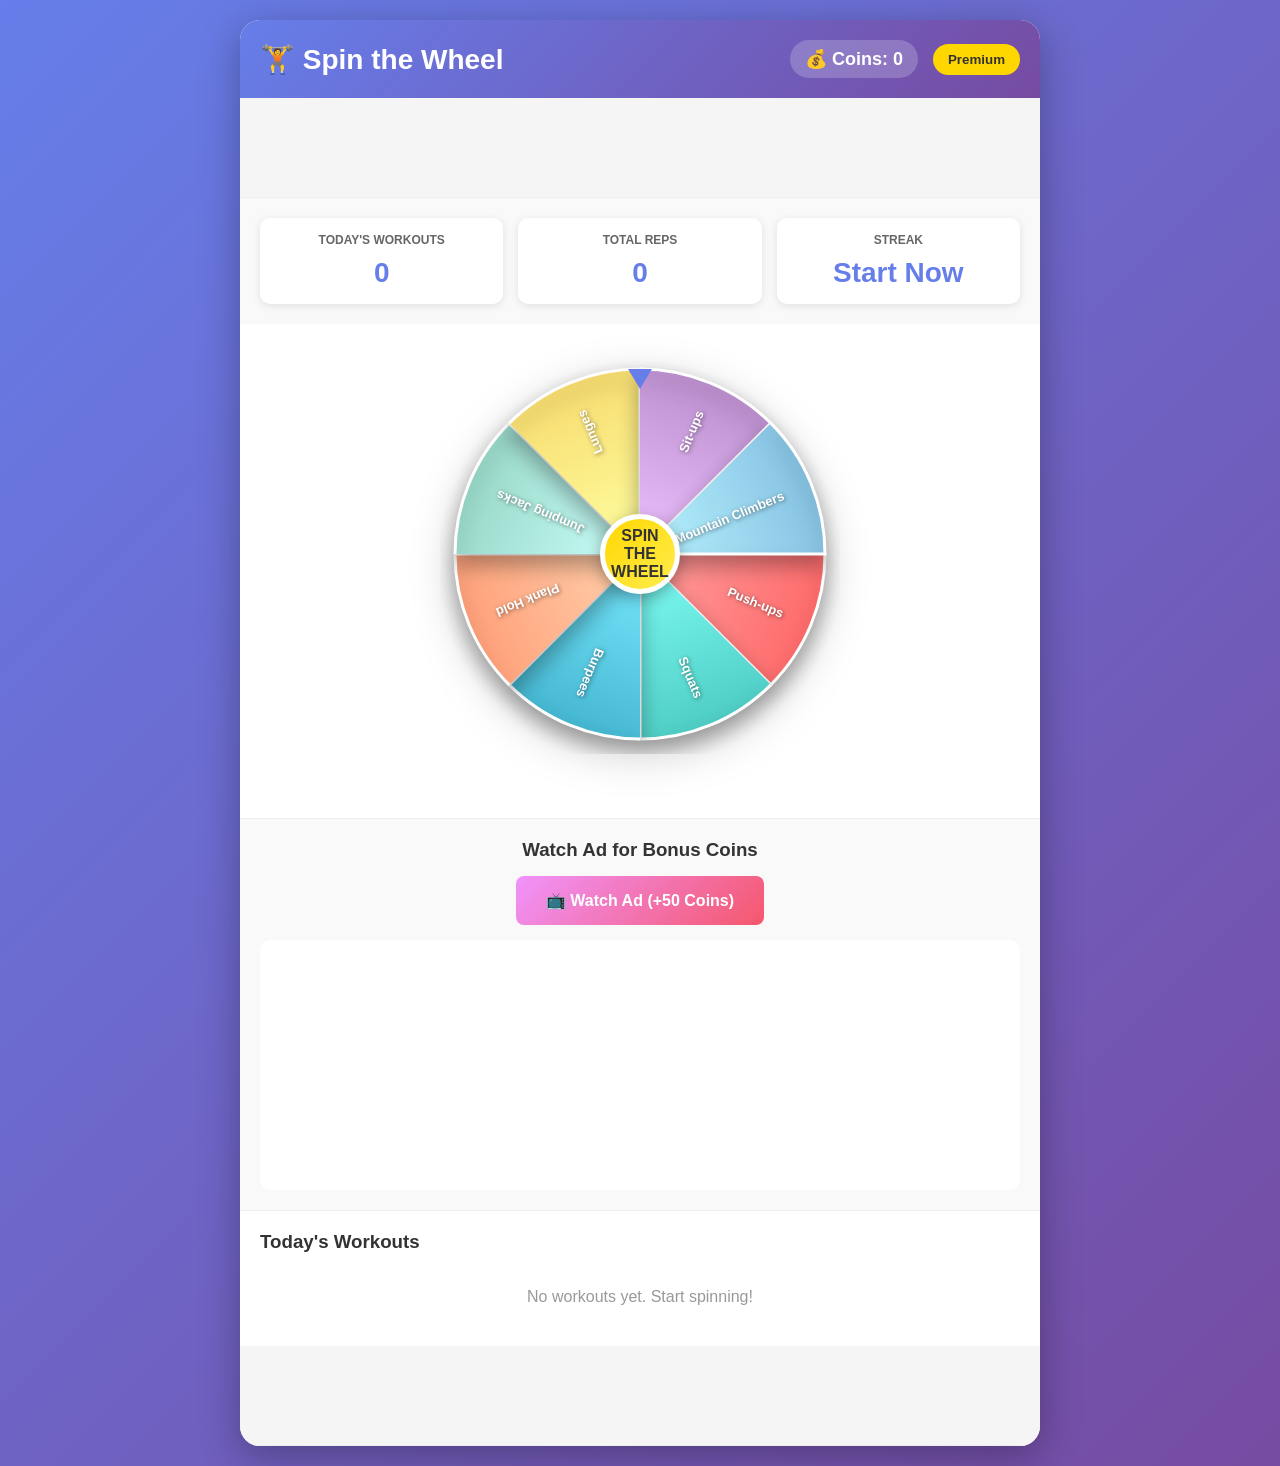
<file: index.html>
<!DOCTYPE html>
<html lang="en">
<head>
    <meta charset="UTF-8">
    <meta name="viewport" content="width=device-width, initial-scale=1.0">
    <title>Spin the Wheel - Workout Generator</title>
    <script async src="https://pagead2.googlesyndication.com/pagead/js/adsbygoogle.js?client=ca-pub-1263824111905475"
     crossorigin="anonymous"></script>
    <link rel="stylesheet" href="styles.css">
</head>
<body>
    <div class="container">
        <!-- Navigation Header -->
        <header class="header">
            <h1>🏋️ Spin the Wheel</h1>
            <div class="header-right">
                <span class="coins">💰 Coins: <span id="coinCount">0</span></span>
                <button class="btn-premium">Premium</button>
            </div>
        </header>

        <!-- Ad Space Top -->
        <div class="ad-banner">
            <ins class="adsbygoogle"
                 style="display:block"
                 data-ad-client="ca-pub-1263824111905475"
                 data-ad-slot="1234567890"
                 data-ad-format="horizontal"></ins>
        </div>

        <!-- Main Content -->
        <main>
            <!-- Stats Section -->
            <section class="stats-section">
                <div class="stat-card">
                    <h3>Today's Workouts</h3>
                    <p id="workoutCount">0</p>
                </div>
                <div class="stat-card">
                    <h3>Total Reps</h3>
                    <p id="totalReps">0</p>
                </div>
                <div class="stat-card">
                    <h3>Streak</h3>
                    <p id="streak">0</p>
                </div>
            </section>

            <!-- Wheel Container -->
            <section class="wheel-section">
                <div class="wheel-wrapper">
                    <canvas id="wheelCanvas" width="400" height="400"></canvas>
                    <button id="spinButton" class="spin-button">SPIN THE WHEEL</button>
                </div>

                <!-- Result Display -->
                <div id="resultDisplay" class="result-display hidden">
                    <div class="result-card">
                        <h2 id="resultExercise">Push-ups</h2>
                        <div class="result-details">
                            <p><strong>Sets:</strong> <span id="resultSets">3</span></p>
                            <p><strong>Reps:</strong> <span id="resultReps">15</span></p>
                            <p><strong>Duration:</strong> <span id="resultDuration">1 min</span></p>
                        </div>
                        <div class="result-buttons">
                            <button id="completeBtn" class="btn-primary">✓ Completed</button>
                            <button id="skipBtn" class="btn-secondary">Skip</button>
                        </div>
                        <p class="coins-earned" id="coinsEarned">+10 Coins!</p>
                    </div>
                </div>
            </section>

            <!-- Video Ad Section -->
            <section class="video-ad-section">
                <h3>Watch Ad for Bonus Coins</h3>
                <button id="watchAdBtn" class="btn-watch-ad">📺 Watch Ad (+50 Coins)</button>
                <div id="adContainer"></div>
            </section>

            <!-- History Section -->
            <section class="history-section">
                <h3>Today's Workouts</h3>
                <div id="workoutHistory" class="workout-list">
                    <p class="empty">No workouts yet. Start spinning!</p>
                </div>
            </section>

            <!-- Bottom Ad Space -->
            <div class="ad-banner">
                <ins class="adsbygoogle"
                     style="display:block"
                     data-ad-client="ca-pub-1263824111905475"
                     data-ad-slot="9876543210"
                     data-ad-format="horizontal"></ins>
            </div>
        </main>

        <!-- Premium Modal -->
        <div id="premiumModal" class="modal hidden">
            <div class="modal-content">
                <span class="close">&times;</span>
                <h2>Go Premium</h2>
                <div class="premium-features">
                    <div class="feature">✓ No Ads</div>
                    <div class="feature">✓ 2x Coin Multiplier</div>
                    <div class="feature">✓ Custom Workouts</div>
                    <div class="feature">✓ Unlimited Wheel Spins</div>
                </div>
                <button id="buyPremium" class="btn-primary">Buy Premium - $4.99/month</button>
                <button id="freeTrial" class="btn-secondary">Free 7-Day Trial</button>
            </div>
        </div>
    </div>

    <script src="app.js"></script>
    <script src="analytics.js"></script>
</body>
</html>
</file>
<file: styles.css>
* {
    margin: 0;
    padding: 0;
    box-sizing: border-box;
}

body {
    font-family: 'Segoe UI', Tahoma, Geneva, Verdana, sans-serif;
    background: linear-gradient(135deg, #667eea 0%, #764ba2 100%);
    min-height: 100vh;
    padding: 20px;
}

.container {
    max-width: 800px;
    margin: 0 auto;
    background: white;
    border-radius: 20px;
    box-shadow: 0 10px 40px rgba(0, 0, 0, 0.3);
    overflow: hidden;
}

/* Header */
.header {
    background: linear-gradient(135deg, #667eea 0%, #764ba2 100%);
    color: white;
    padding: 20px;
    display: flex;
    justify-content: space-between;
    align-items: center;
}

.header h1 {
    font-size: 28px;
    font-weight: bold;
}

.header-right {
    display: flex;
    gap: 15px;
    align-items: center;
}

.coins {
    font-size: 18px;
    font-weight: bold;
    background: rgba(255, 255, 255, 0.2);
    padding: 8px 15px;
    border-radius: 20px;
}

.btn-premium {
    background: #ffd700;
    color: #333;
    border: none;
    padding: 8px 15px;
    border-radius: 20px;
    font-weight: bold;
    cursor: pointer;
    transition: transform 0.3s ease;
}

.btn-premium:hover {
    transform: scale(1.05);
}

/* Ad Banners */
.ad-banner {
    background: #f5f5f5;
    padding: 10px;
    text-align: center;
    border-bottom: 1px solid #eee;
    min-height: 100px;
    display: flex;
    align-items: center;
    justify-content: center;
}

/* Stats Section */
.stats-section {
    display: grid;
    grid-template-columns: repeat(3, 1fr);
    gap: 15px;
    padding: 20px;
    background: #f9f9f9;
}

.stat-card {
    background: white;
    padding: 15px;
    border-radius: 10px;
    text-align: center;
    box-shadow: 0 2px 8px rgba(0, 0, 0, 0.1);
}

.stat-card h3 {
    font-size: 12px;
    color: #666;
    margin-bottom: 10px;
    text-transform: uppercase;
}

.stat-card p {
    font-size: 28px;
    font-weight: bold;
    color: #667eea;
}

/* Main Content */
main {
    padding: 0;
}

/* Wheel Section */
.wheel-section {
    padding: 30px 20px;
    text-align: center;
}

.wheel-wrapper {
    position: relative;
    display: inline-block;
    margin-bottom: 30px;
}

#wheelCanvas {
    max-width: 100%;
    height: auto;
    display: block;
    filter: drop-shadow(0 10px 20px rgba(0, 0, 0, 0.2));
}

.spin-button {
    position: absolute;
    top: 50%;
    left: 50%;
    transform: translate(-50%, -50%);
    width: 80px;
    height: 80px;
    border-radius: 50%;
    background: linear-gradient(135deg, #ffd700 0%, #ffed4e 100%);
    border: 5px solid white;
    font-weight: bold;
    font-size: 16px;
    cursor: pointer;
    box-shadow: 0 5px 15px rgba(0, 0, 0, 0.3);
    transition: transform 0.3s ease;
    color: #333;
}

.spin-button:hover:not(:disabled) {
    transform: translate(-50%, -50%) scale(1.1);
}

.spin-button:disabled {
    opacity: 0.6;
    cursor: not-allowed;
}

/* Result Display */
.result-display {
    margin-top: 20px;
    animation: slideUp 0.5s ease;
}

.result-display.hidden {
    display: none;
}

@keyframes slideUp {
    from {
        opacity: 0;
        transform: translateY(20px);
    }
    to {
        opacity: 1;
        transform: translateY(0);
    }
}

.result-card {
    background: linear-gradient(135deg, #667eea 0%, #764ba2 100%);
    color: white;
    padding: 30px;
    border-radius: 15px;
    box-shadow: 0 10px 30px rgba(0, 0, 0, 0.2);
}

.result-card h2 {
    font-size: 36px;
    margin-bottom: 20px;
}

.result-details {
    background: rgba(255, 255, 255, 0.1);
    padding: 20px;
    border-radius: 10px;
    margin-bottom: 20px;
}

.result-details p {
    font-size: 18px;
    margin: 10px 0;
}

.result-buttons {
    display: flex;
    gap: 10px;
    margin-bottom: 15px;
}

.result-buttons button {
    flex: 1;
}

.coins-earned {
    font-size: 20px;
    font-weight: bold;
    color: #ffd700;
    animation: bounce 0.6s ease;
}

@keyframes bounce {
    0%, 100% {
        transform: scale(1);
    }
    50% {
        transform: scale(1.2);
    }
}

/* Buttons */
.btn-primary {
    background: #667eea;
    color: white;
    border: none;
    padding: 12px 24px;
    border-radius: 8px;
    font-weight: bold;
    cursor: pointer;
    font-size: 16px;
    transition: all 0.3s ease;
}

.btn-primary:hover {
    background: #5568d3;
    transform: translateY(-2px);
    box-shadow: 0 5px 15px rgba(102, 126, 234, 0.4);
}

.btn-secondary {
    background: rgba(255, 255, 255, 0.2);
    color: white;
    border: 2px solid white;
    padding: 12px 24px;
    border-radius: 8px;
    font-weight: bold;
    cursor: pointer;
    font-size: 16px;
    transition: all 0.3s ease;
}

.btn-secondary:hover {
    background: rgba(255, 255, 255, 0.3);
    transform: translateY(-2px);
}

/* Watch Ad Section */
.video-ad-section {
    background: #f9f9f9;
    padding: 20px;
    border-top: 1px solid #eee;
    border-bottom: 1px solid #eee;
    text-align: center;
}

.video-ad-section h3 {
    margin-bottom: 15px;
    color: #333;
}

.btn-watch-ad {
    background: linear-gradient(135deg, #f093fb 0%, #f5576c 100%);
    color: white;
    border: none;
    padding: 15px 30px;
    border-radius: 8px;
    font-weight: bold;
    font-size: 16px;
    cursor: pointer;
    transition: all 0.3s ease;
}

.btn-watch-ad:hover {
    transform: translateY(-2px);
    box-shadow: 0 5px 15px rgba(245, 87, 108, 0.4);
}

#adContainer {
    margin-top: 15px;
    min-height: 250px;
    background: white;
    border-radius: 10px;
    padding: 10px;
}

/* History Section */
.history-section {
    padding: 20px;
}

.history-section h3 {
    margin-bottom: 15px;
    color: #333;
}

.workout-list {
    display: grid;
    gap: 10px;
}

.workout-item {
    background: #f5f5f5;
    padding: 15px;
    border-radius: 10px;
    display: flex;
    justify-content: space-between;
    align-items: center;
    border-left: 4px solid #667eea;
}

.workout-item-info h4 {
    margin-bottom: 5px;
    color: #333;
}

.workout-item-info p {
    font-size: 12px;
    color: #999;
}

.workout-item-stats {
    text-align: right;
    font-weight: bold;
    color: #667eea;
}

.empty {
    text-align: center;
    color: #999;
    padding: 20px;
}

/* Modal */
.modal {
    display: none;
    position: fixed;
    z-index: 1000;
    left: 0;
    top: 0;
    width: 100%;
    height: 100%;
    background-color: rgba(0, 0, 0, 0.5);
    animation: fadeIn 0.3s ease;
}

.modal.hidden {
    display: none;
}

.modal:not(.hidden) {
    display: flex;
    align-items: center;
    justify-content: center;
}

@keyframes fadeIn {
    from {
        opacity: 0;
    }
    to {
        opacity: 1;
    }
}

.modal-content {
    background-color: white;
    padding: 30px;
    border-radius: 15px;
    max-width: 400px;
    width: 90%;
    position: relative;
    box-shadow: 0 20px 60px rgba(0, 0, 0, 0.3);
    animation: slideDown 0.3s ease;
}

@keyframes slideDown {
    from {
        transform: translateY(-50px);
        opacity: 0;
    }
    to {
        transform: translateY(0);
        opacity: 1;
    }
}

.close {
    position: absolute;
    right: 20px;
    top: 15px;
    font-size: 28px;
    font-weight: bold;
    cursor: pointer;
    color: #999;
}

.close:hover {
    color: #333;
}

.modal-content h2 {
    margin-bottom: 20px;
    color: #333;
}

.premium-features {
    background: #f9f9f9;
    padding: 20px;
    border-radius: 10px;
    margin-bottom: 20px;
}

.feature {
    padding: 10px 0;
    color: #333;
    font-weight: 500;
    font-size: 16px;
}

.modal-content .btn-primary,
.modal-content .btn-secondary {
    width: 100%;
    margin-bottom: 10px;
}

/* Responsive Design */
@media (max-width: 600px) {
    .header {
        flex-direction: column;
        gap: 15px;
    }

    .header h1 {
        font-size: 24px;
    }

    .header-right {
        width: 100%;
        justify-content: space-between;
    }

    .stats-section {
        grid-template-columns: 1fr;
    }

    #wheelCanvas {
        max-width: 300px;
    }

    .spin-button {
        width: 70px;
        height: 70px;
        font-size: 12px;
    }

    .result-card h2 {
        font-size: 28px;
    }

    .result-buttons {
        flex-direction: column;
    }
}

/* Animations */
@keyframes spin {
    from {
        transform: rotate(0deg);
    }
    to {
        transform: rotate(360deg);
    }
}

.spinning {
    animation: spin 0.1s linear;
}
</file>
